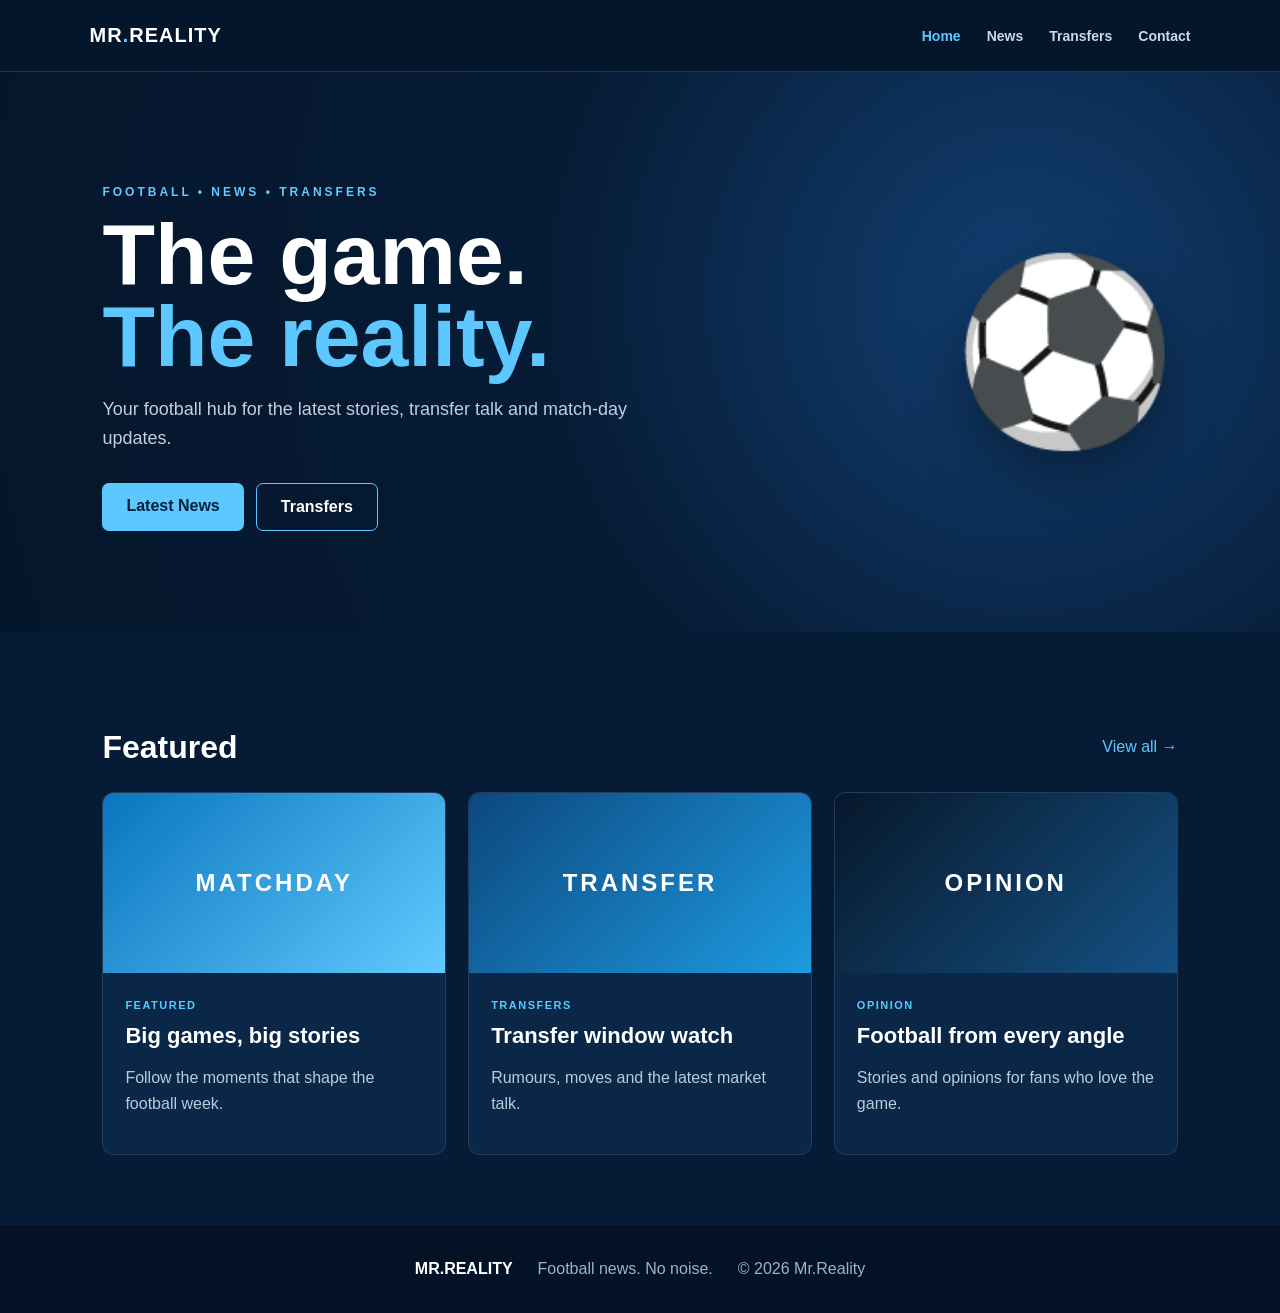
<file: index.html>
<!DOCTYPE html>
<html lang="en">
<head>
  <meta charset="UTF-8">
  <meta name="viewport" content="width=device-width, initial-scale=1.0">
  <title>Mr.Reality | Football News</title>
  <meta name="description" content="Mr.Reality — football news, transfers and stories.">
  <link rel="stylesheet" href="style.css">
</head>
<body>
  <header class="topbar">
    <div class="logo">MR<span>.</span>REALITY</div>
    <nav>
      <a class="active" href="index.html">Home</a>
      <a href="news.html">News</a>
      <a href="transfers.html">Transfers</a>
      <a href="contact.html">Contact</a>
    </nav>
  </header>

  <main>
    <section class="hero">
      <div>
        <p class="eyebrow">FOOTBALL • NEWS • TRANSFERS</p>
        <h1>The game.<br><span>The reality.</span></h1>
        <p class="hero-text">Your football hub for the latest stories, transfer talk and match-day updates.</p>
        <div class="buttons">
          <a class="btn primary" href="news.html">Latest News</a>
          <a class="btn ghost" href="transfers.html">Transfers</a>
        </div>
      </div>
      <div class="hero-ball">⚽</div>
    </section>

    <section class="section">
      <div class="section-title">
        <h2>Featured</h2><a href="news.html">View all →</a>
      </div>
      <div class="cards">
        <article class="card">
          <div class="card-image">MATCHDAY</div>
          <div class="card-body"><span>FEATURED</span><h3>Big games, big stories</h3><p>Follow the moments that shape the football week.</p></div>
        </article>
        <article class="card">
          <div class="card-image alt">TRANSFER</div>
          <div class="card-body"><span>TRANSFERS</span><h3>Transfer window watch</h3><p>Rumours, moves and the latest market talk.</p></div>
        </article>
        <article class="card">
          <div class="card-image dark">OPINION</div>
          <div class="card-body"><span>OPINION</span><h3>Football from every angle</h3><p>Stories and opinions for fans who love the game.</p></div>
        </article>
      </div>
    </section>
  </main>

  <footer><strong>MR.REALITY</strong><p>Football news. No noise.</p><p>© 2026 Mr.Reality</p></footer>
</body>
</html>
</file>
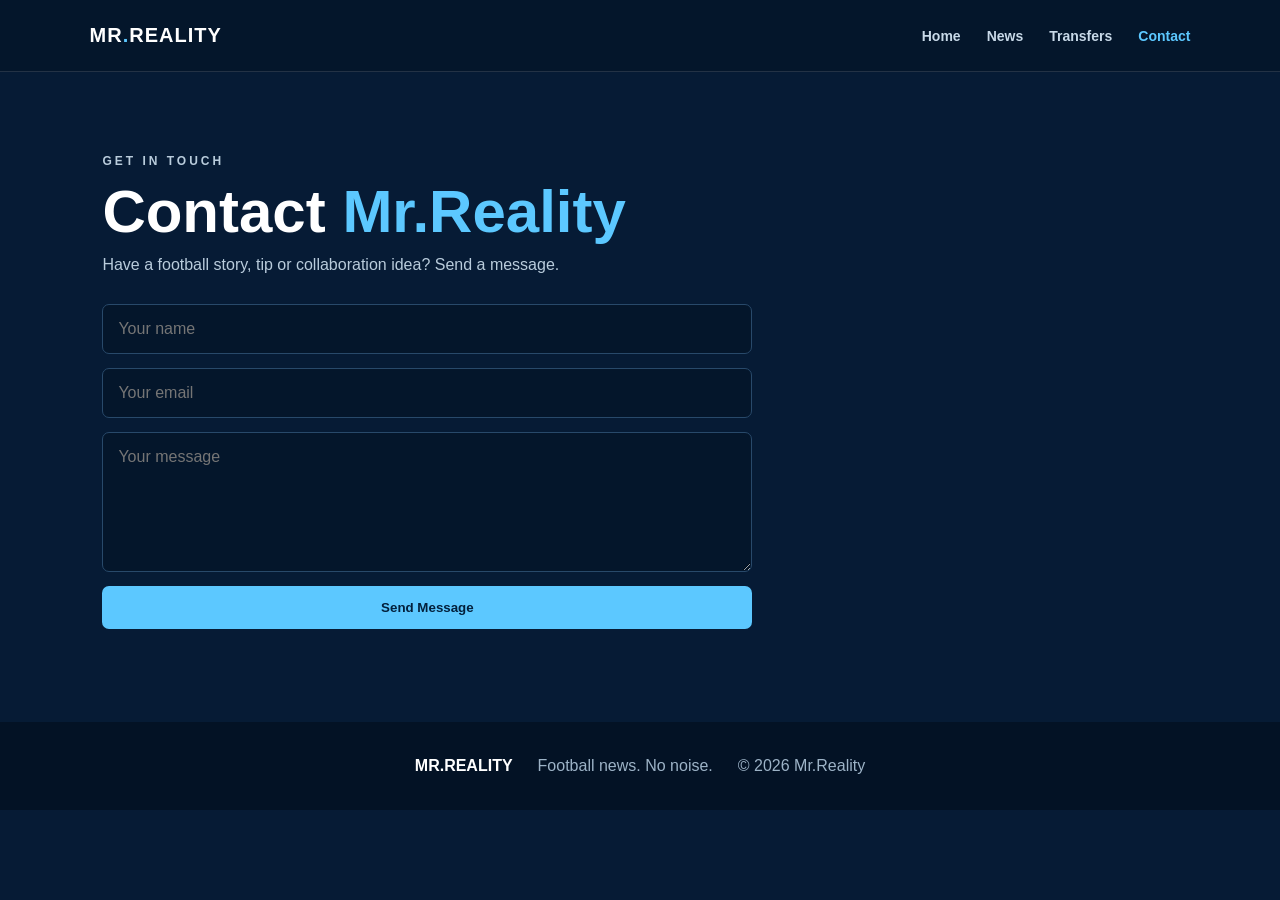
<file: contact.html>
<!DOCTYPE html>
<html lang="en">
<head><meta charset="UTF-8"><meta name="viewport" content="width=device-width, initial-scale=1.0"><title>Contact | Mr.Reality</title><link rel="stylesheet" href="style.css"></head>
<body>
<header class="topbar"><div class="logo">MR<span>.</span>REALITY</div><nav><a href="index.html">Home</a><a href="news.html">News</a><a href="transfers.html">Transfers</a><a class="active" href="contact.html">Contact</a></nav></header>
<main class="page contact">
  <p class="eyebrow">GET IN TOUCH</p><h1>Contact <span>Mr.Reality</span></h1>
  <p>Have a football story, tip or collaboration idea? Send a message.</p>
  <form onsubmit="sendMessage(event)">
    <input id="name" placeholder="Your name" required>
    <input id="email" type="email" placeholder="Your email" required>
    <textarea id="message" rows="6" placeholder="Your message" required></textarea>
    <button class="btn primary" type="submit">Send Message</button>
  </form>
  <p id="form-status"></p>
</main>
<footer><strong>MR.REALITY</strong><p>Football news. No noise.</p><p>© 2026 Mr.Reality</p></footer>
<script>
function sendMessage(e){
  e.preventDefault();
  document.getElementById('form-status').textContent =
    'Thanks! Your message form is ready. Connect it to an email service when you publish the site.';
}
</script>
</body></html>
</file>
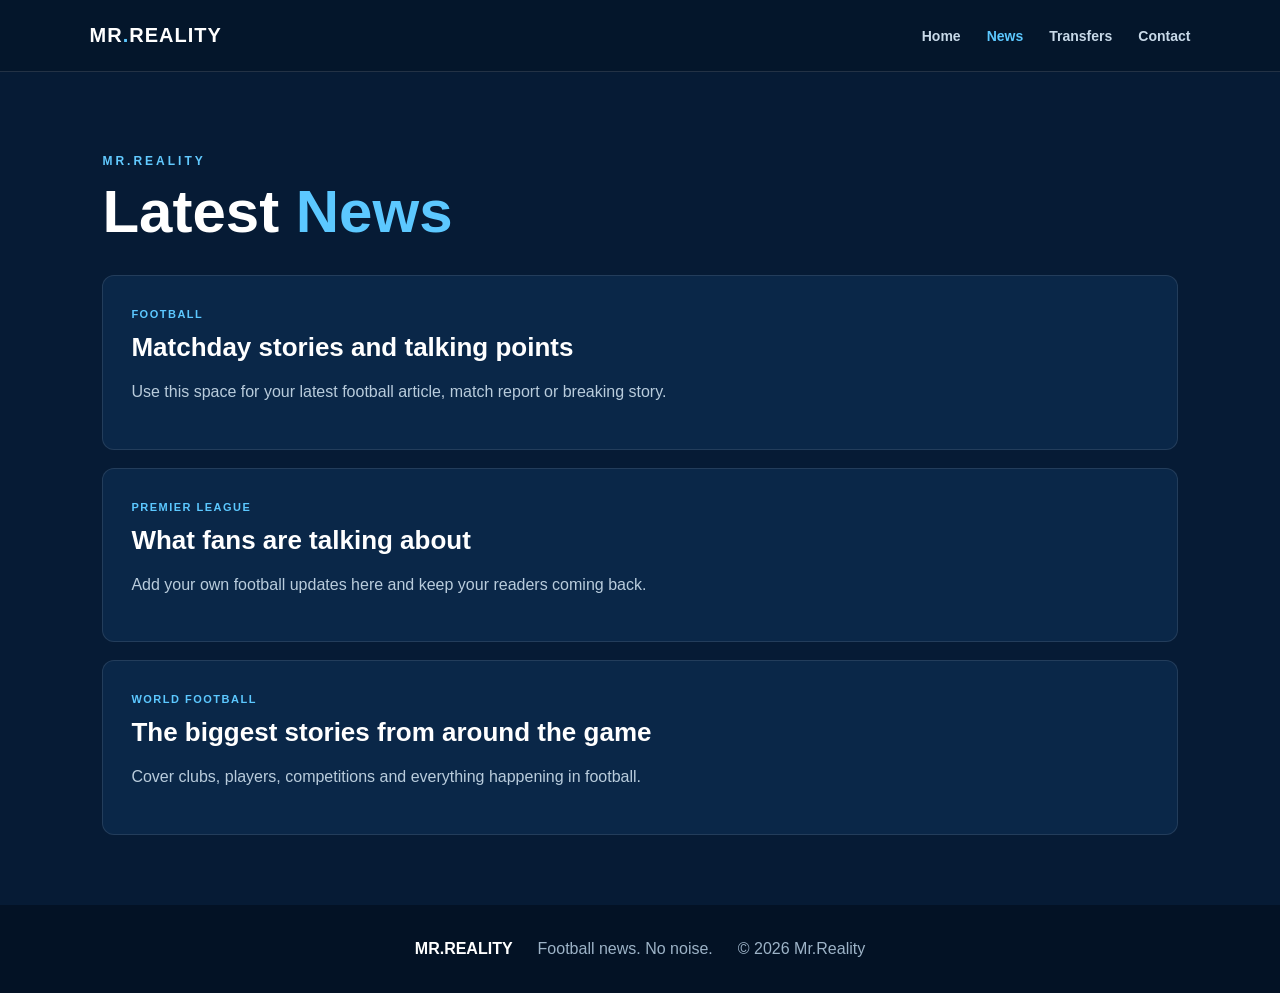
<file: news.html>
<!DOCTYPE html>
<html lang="en">
<head><meta charset="UTF-8"><meta name="viewport" content="width=device-width, initial-scale=1.0"><title>News | Mr.Reality</title><link rel="stylesheet" href="style.css"></head>
<body>
<header class="topbar"><div class="logo">MR<span>.</span>REALITY</div><nav><a href="index.html">Home</a><a class="active" href="news.html">News</a><a href="transfers.html">Transfers</a><a href="contact.html">Contact</a></nav></header>
<main class="page">
  <p class="eyebrow">MR.REALITY</p><h1>Latest <span>News</span></h1>
  <div class="news-list">
    <article><b>FOOTBALL</b><h2>Matchday stories and talking points</h2><p>Use this space for your latest football article, match report or breaking story.</p></article>
    <article><b>PREMIER LEAGUE</b><h2>What fans are talking about</h2><p>Add your own football updates here and keep your readers coming back.</p></article>
    <article><b>WORLD FOOTBALL</b><h2>The biggest stories from around the game</h2><p>Cover clubs, players, competitions and everything happening in football.</p></article>
  </div>
</main>
<footer><strong>MR.REALITY</strong><p>Football news. No noise.</p><p>© 2026 Mr.Reality</p></footer>
</body></html>
</file>
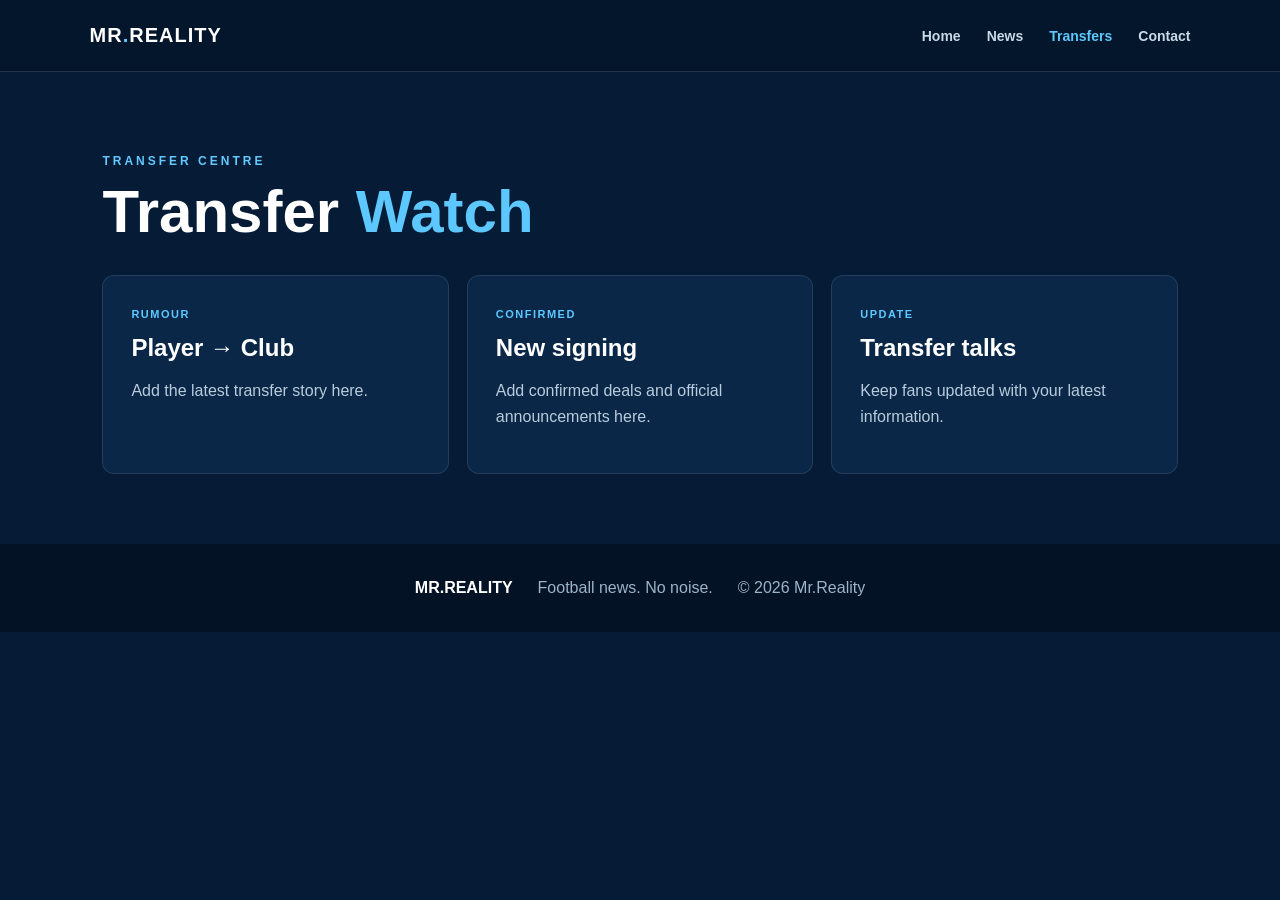
<file: transfers.html>
<!DOCTYPE html>
<html lang="en">
<head><meta charset="UTF-8"><meta name="viewport" content="width=device-width, initial-scale=1.0"><title>Transfers | Mr.Reality</title><link rel="stylesheet" href="style.css"></head>
<body>
<header class="topbar"><div class="logo">MR<span>.</span>REALITY</div><nav><a href="index.html">Home</a><a href="news.html">News</a><a class="active" href="transfers.html">Transfers</a><a href="contact.html">Contact</a></nav></header>
<main class="page">
  <p class="eyebrow">TRANSFER CENTRE</p><h1>Transfer <span>Watch</span></h1>
  <div class="transfer-grid">
    <div class="transfer"><small>RUMOUR</small><h2>Player → Club</h2><p>Add the latest transfer story here.</p></div>
    <div class="transfer"><small>CONFIRMED</small><h2>New signing</h2><p>Add confirmed deals and official announcements here.</p></div>
    <div class="transfer"><small>UPDATE</small><h2>Transfer talks</h2><p>Keep fans updated with your latest information.</p></div>
  </div>
</main>
<footer><strong>MR.REALITY</strong><p>Football news. No noise.</p><p>© 2026 Mr.Reality</p></footer>
</body></html>
</file>
<file: style.css>
*{box-sizing:border-box}html{scroll-behavior:smooth}body{margin:0;font-family:Arial,Helvetica,sans-serif;background:#061b35;color:#fff}.topbar{height:72px;background:#04162b;display:flex;align-items:center;justify-content:space-between;padding:0 7%;border-bottom:1px solid rgba(255,255,255,.12);position:sticky;top:0;z-index:5}.logo{font-weight:900;letter-spacing:1px;font-size:20px}.logo span,h1 span{color:#5cc8ff}nav{display:flex;gap:26px}nav a{color:#c8d9e8;text-decoration:none;font-size:14px;font-weight:700}nav a:hover,nav a.active{color:#5cc8ff}.hero{min-height:560px;padding:90px 8%;display:flex;align-items:center;justify-content:space-between;background:radial-gradient(circle at 80% 40%,#123f72 0,#061b35 45%,#04162b 100%)}.eyebrow{color:#62caff;font-size:12px;font-weight:900;letter-spacing:3px}.hero h1,.page h1{font-size:clamp(48px,8vw,86px);line-height:.95;margin:15px 0}.hero-text{max-width:530px;color:#bdd0e0;font-size:18px;line-height:1.6}.hero-ball{font-size:180px;filter:drop-shadow(0 20px 30px rgba(0,0,0,.4));animation:float 3s ease-in-out infinite}@keyframes float{50%{transform:translateY(-14px) rotate(8deg)}}.buttons{display:flex;gap:12px;margin-top:30px}.btn{display:inline-block;padding:14px 24px;border-radius:7px;text-decoration:none;font-weight:900;border:0;cursor:pointer}.primary{background:#5cc8ff;color:#03203c}.ghost{border:1px solid #5cc8ff;color:#fff}.section,.page{padding:70px 8%;max-width:1300px;margin:auto}.section-title{display:flex;justify-content:space-between;align-items:center}.section-title h2{font-size:32px}.section-title a{color:#5cc8ff;text-decoration:none}.cards{display:grid;grid-template-columns:repeat(3,1fr);gap:22px}.card,.news-list article,.transfer{background:#0a2748;border:1px solid rgba(255,255,255,.1);border-radius:12px;overflow:hidden}.card-image{height:180px;background:linear-gradient(135deg,#0875bd,#62caff);display:flex;align-items:center;justify-content:center;font-size:24px;font-weight:900;letter-spacing:3px}.card-image.alt{background:linear-gradient(135deg,#0c477e,#1d9be0)}.card-image.dark{background:linear-gradient(135deg,#07172a,#155184)}.card-body{padding:22px}.card-body span,article b,small{font-size:11px;color:#5cc8ff;font-weight:900;letter-spacing:1.5px}.card h3{font-size:22px;margin:10px 0}.card p,.news-list p,.transfer p{color:#b9ccdc;line-height:1.6}.page h1{font-size:60px}.news-list{display:grid;gap:18px;margin-top:35px}.news-list article{padding:28px}.news-list h2{margin:10px 0;font-size:26px}.transfer-grid{display:grid;grid-template-columns:repeat(3,1fr);gap:18px;margin-top:35px}.transfer{padding:28px}.transfer h2{margin:12px 0}.contact{min-height:650px}.contact>p{color:#b9ccdc;max-width:650px}.contact form{max-width:650px;display:grid;gap:14px;margin-top:30px}.contact input,.contact textarea{width:100%;padding:15px;border-radius:7px;border:1px solid #28496a;background:#04162b;color:#fff;font:inherit}.contact textarea{resize:vertical}.contact #form-status{color:#5cc8ff;font-weight:700}footer{padding:35px 8%;background:#031225;color:#9db3c7;display:flex;gap:25px;align-items:center;justify-content:center;flex-wrap:wrap}footer strong{color:#fff}footer p{margin:0}@media(max-width:750px){.topbar{height:auto;min-height:70px;padding:15px 5%;flex-direction:column;gap:14px}nav{gap:14px;flex-wrap:wrap;justify-content:center}.hero{padding:65px 7%;text-align:center;min-height:620px;flex-direction:column;justify-content:center}.hero-ball{font-size:100px;margin-top:25px}.buttons{justify-content:center}.cards,.transfer-grid{grid-template-columns:1fr}.section,.page{padding:50px 7%}.page h1{font-size:48px}}
</file>
